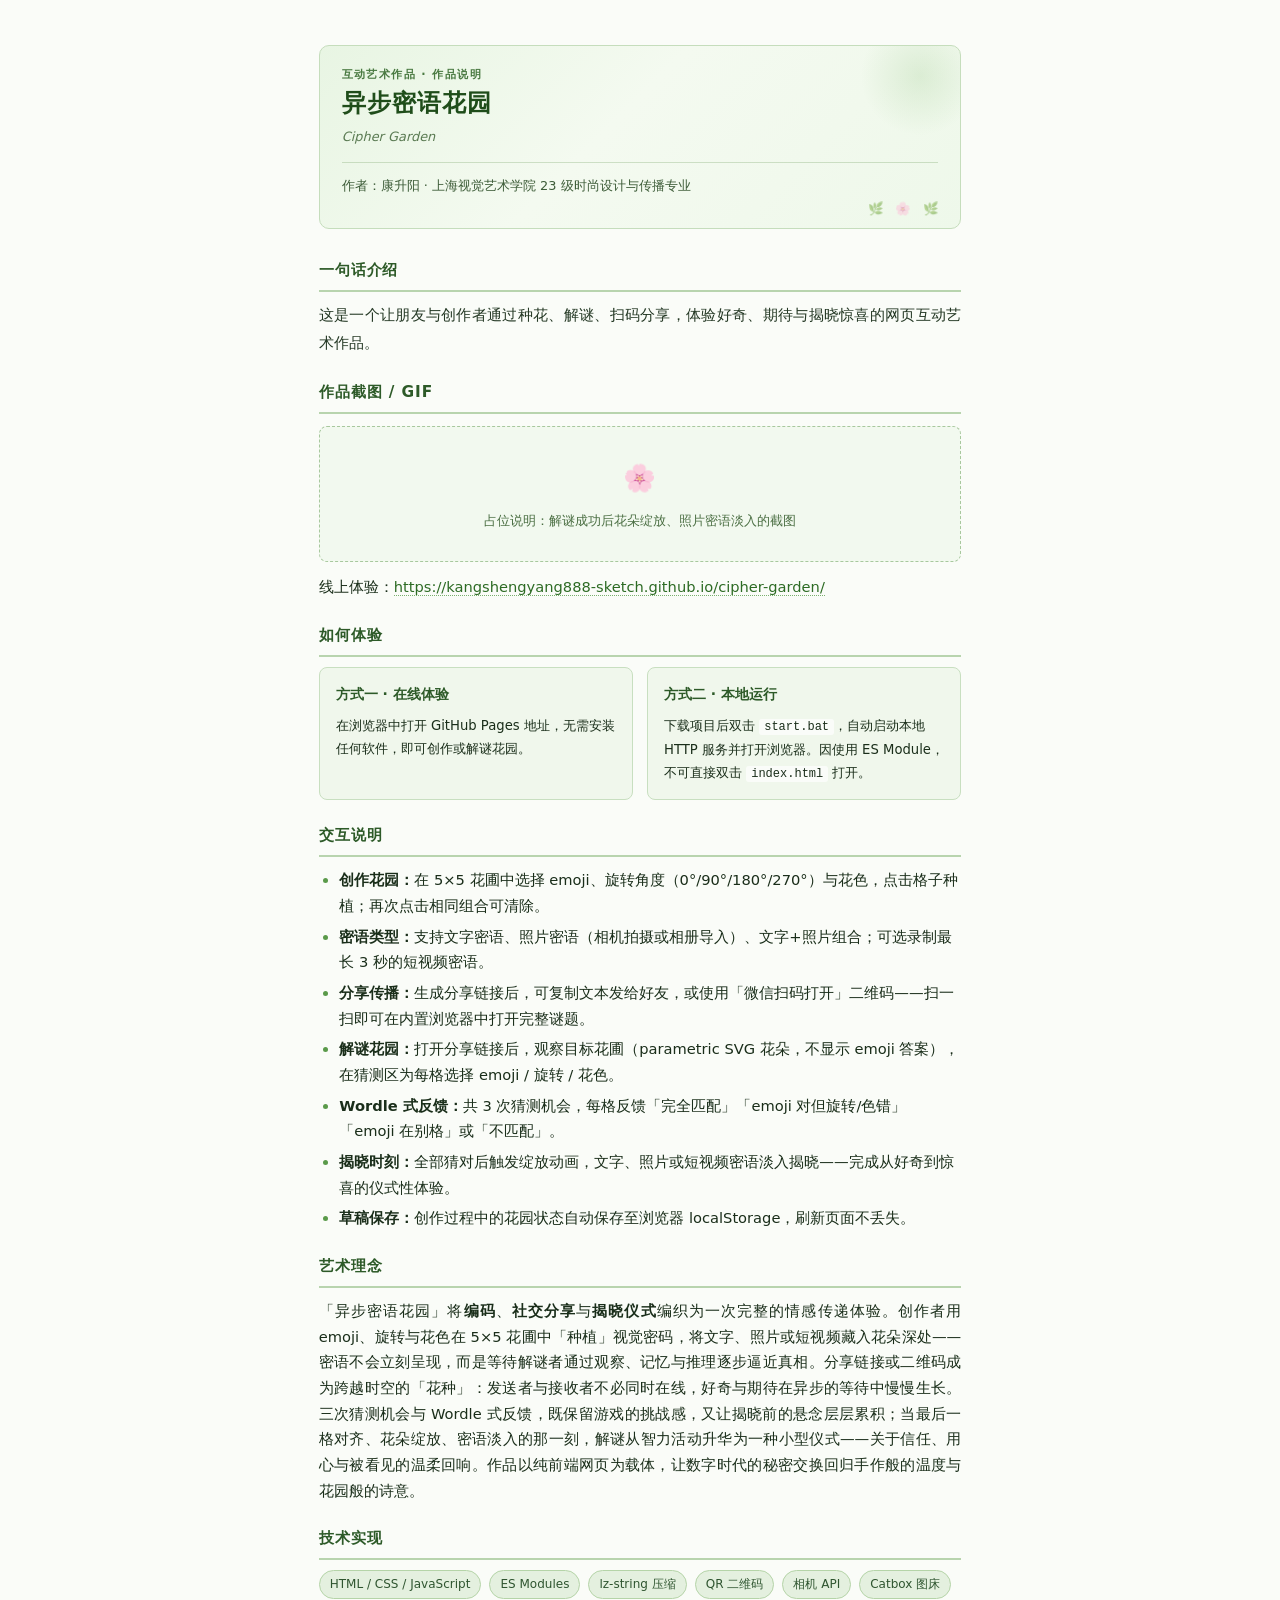
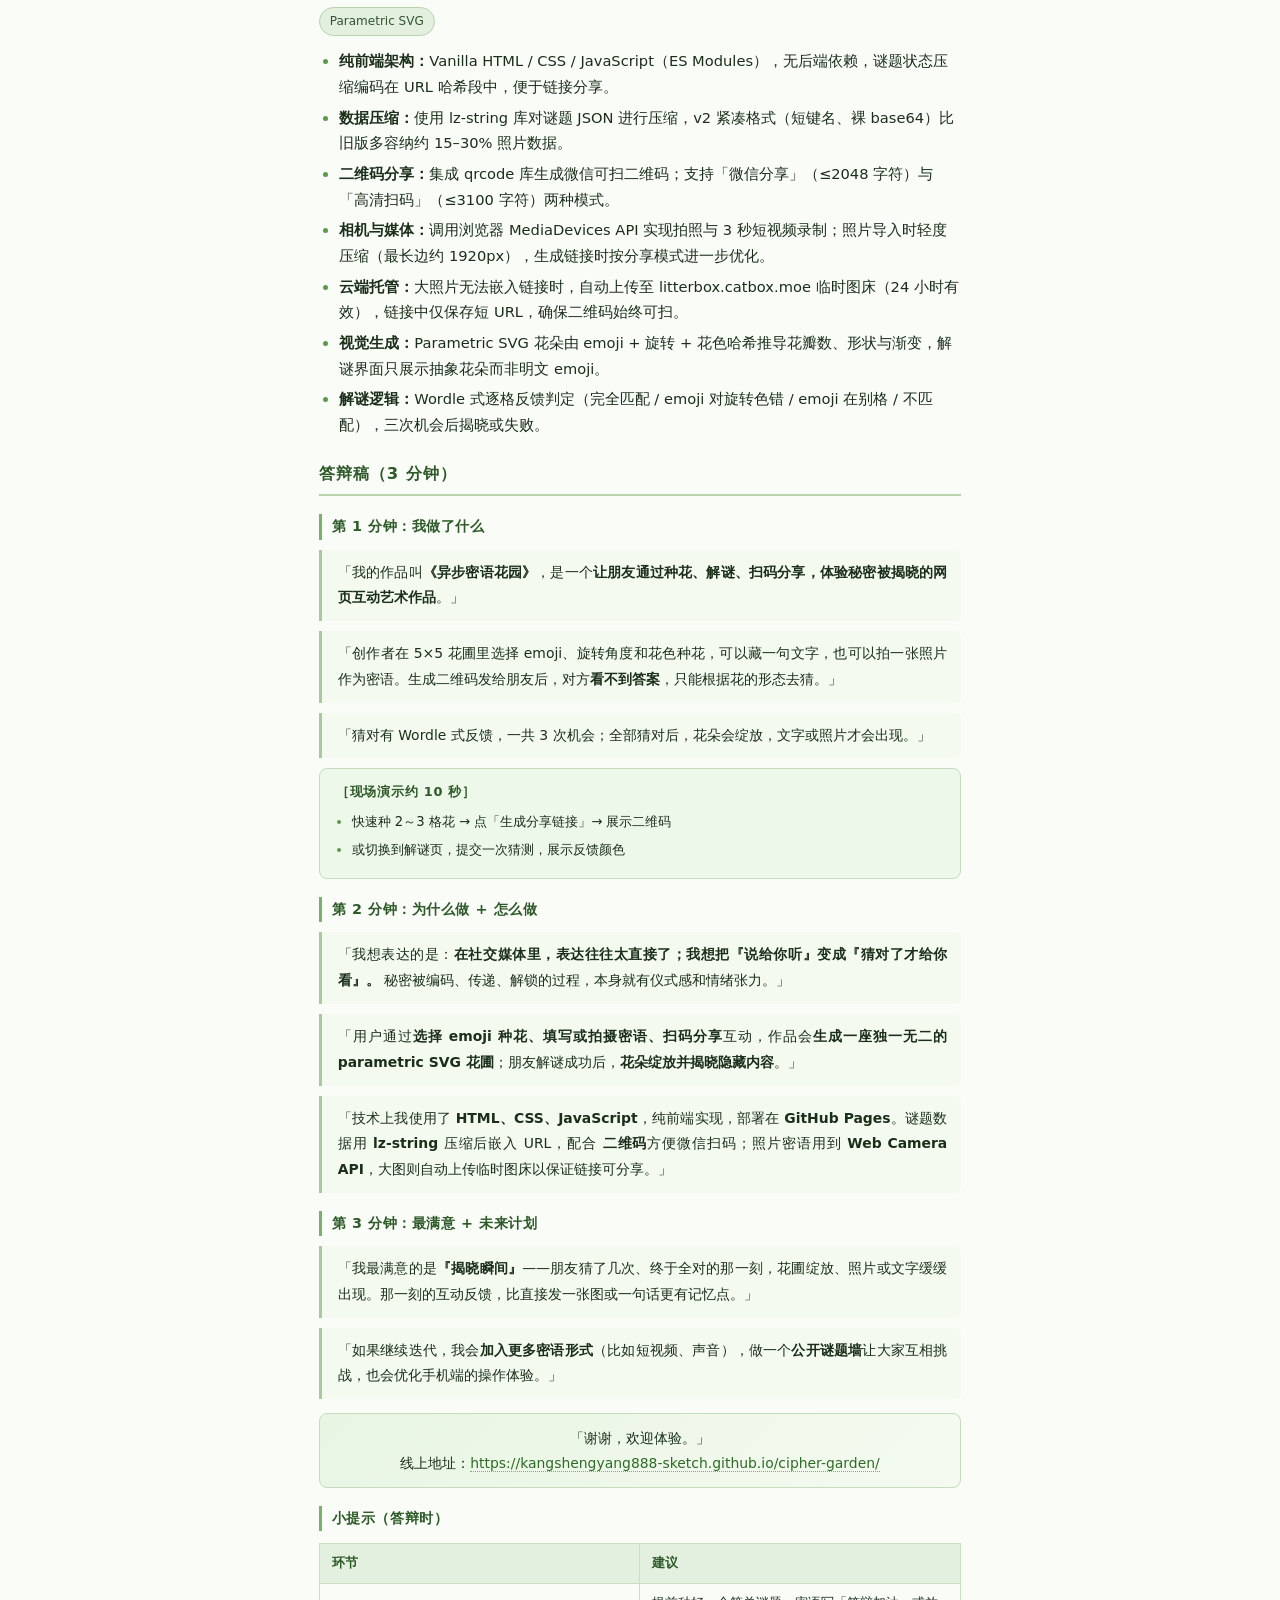
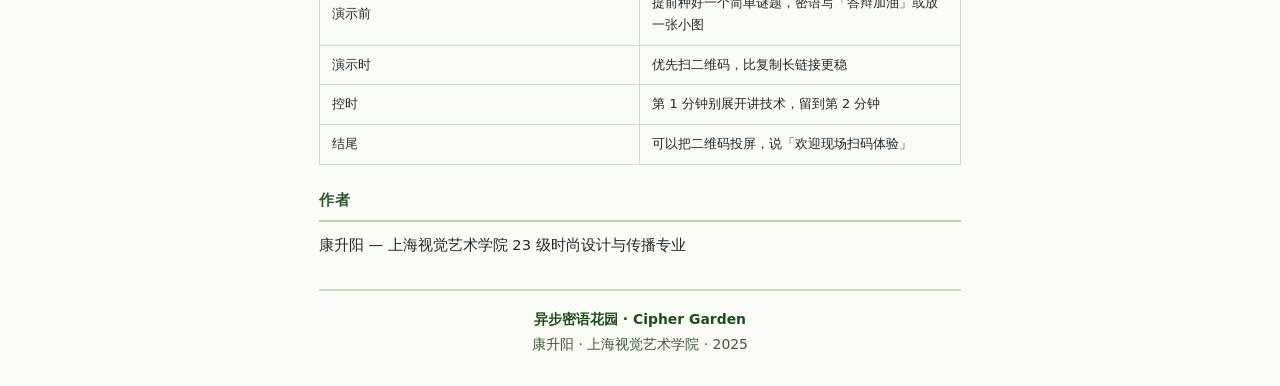
<file: docs/作品说明.html>
<!DOCTYPE html>
<html lang="zh-CN">
<head>
  <meta charset="UTF-8">
  <meta name="viewport" content="width=device-width, initial-scale=1.0">
  <title>异步密语花园 · 作品说明</title>
  <style>
    @page {
      size: A4;
      margin: 22mm 20mm 24mm;
    }

    *, *::before, *::after {
      box-sizing: border-box;
    }

    html {
      font-size: 11pt;
      -webkit-print-color-adjust: exact;
      print-color-adjust: exact;
    }

    body {
      margin: 0;
      padding: 0;
      font-family: system-ui, "PingFang SC", "Microsoft YaHei", "Noto Sans SC", sans-serif;
      color: #1a2e1a;
      line-height: 1.75;
      background: #fafcf8;
    }

    .page {
      max-width: 170mm;
      margin: 0 auto;
      padding: 12mm 0 8mm;
    }

    /* Decorative header */
    .doc-header {
      position: relative;
      padding: 18px 22px 20px;
      margin-bottom: 28px;
      border-radius: 10px;
      background: linear-gradient(135deg, #e8f5e3 0%, #f4faf0 45%, #eef8ea 100%);
      border: 1px solid #c5ddbc;
      overflow: hidden;
    }

    .doc-header::before {
      content: "";
      position: absolute;
      top: -30px;
      right: -20px;
      width: 120px;
      height: 120px;
      border-radius: 50%;
      background: radial-gradient(circle, rgba(120, 180, 100, 0.18) 0%, transparent 70%);
    }

    .doc-header::after {
      content: "🌿 🌸 🌿";
      position: absolute;
      bottom: 8px;
      right: 18px;
      font-size: 0.85rem;
      letter-spacing: 0.3em;
      opacity: 0.45;
    }

    .doc-header .subtitle {
      margin: 0 0 4px;
      font-size: 0.78rem;
      letter-spacing: 0.12em;
      text-transform: uppercase;
      color: #4a7a42;
      font-weight: 600;
    }

    .doc-header h1 {
      margin: 0 0 6px;
      font-size: 1.65rem;
      font-weight: 700;
      color: #1f4d1a;
      letter-spacing: 0.04em;
      line-height: 1.3;
    }

    .doc-header .en-title {
      margin: 0;
      font-size: 0.88rem;
      color: #5a7a52;
      font-style: italic;
    }

    .author-line {
      margin-top: 14px;
      padding-top: 12px;
      border-top: 1px solid rgba(90, 140, 70, 0.25);
      font-size: 0.88rem;
      color: #3d5c38;
    }

    /* Sections */
    section {
      margin-bottom: 22px;
      page-break-inside: avoid;
    }

    h2 {
      margin: 0 0 10px;
      padding-bottom: 6px;
      font-size: 1.05rem;
      font-weight: 700;
      color: #2d5a28;
      border-bottom: 2px solid #b8d4ae;
      letter-spacing: 0.06em;
    }

    p {
      margin: 0 0 10px;
      text-align: justify;
      text-justify: inter-ideograph;
    }

    .lead {
      font-size: 1.02rem;
      color: #243824;
      font-weight: 500;
      line-height: 1.85;
    }

    ul, ol {
      margin: 0 0 10px;
      padding-left: 1.4em;
    }

    li {
      margin-bottom: 5px;
    }

    li::marker {
      color: #5a9a4a;
    }

    .screenshot-placeholder {
      margin: 12px 0;
      padding: 28px 20px;
      text-align: center;
      border: 1.5px dashed #a8c89e;
      border-radius: 8px;
      background: #f2f9ef;
      color: #4a6e42;
      font-size: 0.92rem;
    }

    .screenshot-placeholder .icon {
      display: block;
      font-size: 1.8rem;
      margin-bottom: 8px;
      opacity: 0.7;
    }

    a {
      color: #2d6b24;
      text-decoration: none;
      border-bottom: 1px dotted #7ab06e;
      word-break: break-all;
    }

    .experience-grid {
      display: grid;
      grid-template-columns: 1fr 1fr;
      gap: 14px;
      margin-top: 8px;
    }

    .experience-card {
      padding: 14px 16px;
      border-radius: 8px;
      background: #f0f7ec;
      border: 1px solid #c8dfc0;
    }

    .experience-card h3 {
      margin: 0 0 8px;
      font-size: 0.95rem;
      color: #2d5a28;
    }

    .experience-card p {
      margin: 0;
      font-size: 0.9rem;
      text-align: left;
    }

    .experience-card code {
      font-family: Consolas, "Courier New", monospace;
      font-size: 0.82rem;
      background: rgba(255, 255, 255, 0.7);
      padding: 1px 5px;
      border-radius: 3px;
    }

    .tech-tags {
      display: flex;
      flex-wrap: wrap;
      gap: 8px;
      margin: 10px 0 12px;
    }

    .tech-tag {
      display: inline-block;
      padding: 3px 10px;
      font-size: 0.82rem;
      background: #e4f0df;
      border: 1px solid #b5d4a8;
      border-radius: 999px;
      color: #2f5530;
    }

    .footer-author {
      margin-top: 32px;
      padding-top: 16px;
      border-top: 2px solid #c5ddbc;
      text-align: center;
      font-size: 0.95rem;
      color: #3d5c38;
    }

    .footer-author strong {
      color: #1f4d1a;
    }

    /* Presentation script */
    .script-section {
      page-break-before: always;
    }

    .script-section h2 {
      font-size: 1.12rem;
    }

    .script-section h3 {
      margin: 18px 0 10px;
      padding-left: 10px;
      font-size: 0.98rem;
      font-weight: 700;
      color: #2d5a28;
      border-left: 3px solid #7ab06e;
      letter-spacing: 0.04em;
    }

    .script-quote {
      margin: 0 0 10px;
      padding: 10px 14px 10px 16px;
      border-left: 3px solid #a8c89e;
      border-radius: 0 6px 6px 0;
      background: #f4faf0;
      font-size: 0.95rem;
      line-height: 1.85;
      text-align: justify;
      text-justify: inter-ideograph;
    }

    .script-demo {
      margin: 10px 0 14px;
      padding: 12px 16px;
      border-radius: 8px;
      background: #eef8ea;
      border: 1px solid #c5ddbc;
      font-size: 0.9rem;
    }

    .script-demo strong {
      display: block;
      margin-bottom: 6px;
      color: #2d5a28;
      font-size: 0.88rem;
      letter-spacing: 0.06em;
    }

    .script-demo ul {
      margin: 0;
      padding-left: 1.2em;
    }

    .script-closing {
      margin-top: 14px;
      padding: 12px 16px;
      text-align: center;
      border-radius: 8px;
      background: linear-gradient(135deg, #e8f5e3 0%, #f4faf0 100%);
      border: 1px solid #c5ddbc;
      font-size: 0.95rem;
    }

    .tips-table {
      width: 100%;
      margin: 12px 0 0;
      border-collapse: collapse;
      font-size: 0.88rem;
    }

    .tips-table th,
    .tips-table td {
      padding: 8px 12px;
      text-align: left;
      border: 1px solid #c8dfc0;
    }

    .tips-table th {
      background: #e4f0df;
      color: #2d5a28;
      font-weight: 600;
      width: 22%;
    }

    .tips-table td {
      background: #fafcf8;
    }

    @media print {
      body {
        background: #fff;
      }

      .page {
        padding: 0;
        max-width: none;
      }

      .experience-grid {
        grid-template-columns: 1fr 1fr;
      }
    }
  </style>
</head>
<body>
  <div class="page">
    <header class="doc-header">
      <p class="subtitle">互动艺术作品 · 作品说明</p>
      <h1>异步密语花园</h1>
      <p class="en-title">Cipher Garden</p>
      <p class="author-line">作者：康升阳 · 上海视觉艺术学院 23 级时尚设计与传播专业</p>
    </header>

    <section id="intro">
      <h2>一句话介绍</h2>
      <p class="lead">这是一个让朋友与创作者通过种花、解谜、扫码分享，体验好奇、期待与揭晓惊喜的网页互动艺术作品。</p>
    </section>

    <section id="screenshots">
      <h2>作品截图 / GIF</h2>
      <div class="screenshot-placeholder">
        <span class="icon">🌸</span>
        占位说明：解谜成功后花朵绽放、照片密语淡入的截图
      </div>
      <p>线上体验：<a href="https://kangshengyang888-sketch.github.io/cipher-garden/">https://kangshengyang888-sketch.github.io/cipher-garden/</a></p>
    </section>

    <section id="experience">
      <h2>如何体验</h2>
      <div class="experience-grid">
        <div class="experience-card">
          <h3>方式一 · 在线体验</h3>
          <p>在浏览器中打开 GitHub Pages 地址，无需安装任何软件，即可创作或解谜花园。</p>
        </div>
        <div class="experience-card">
          <h3>方式二 · 本地运行</h3>
          <p>下载项目后双击 <code>start.bat</code>，自动启动本地 HTTP 服务并打开浏览器。因使用 ES Module，不可直接双击 <code>index.html</code> 打开。</p>
        </div>
      </div>
    </section>

    <section id="interaction">
      <h2>交互说明</h2>
      <ul>
        <li><strong>创作花园：</strong>在 5×5 花圃中选择 emoji、旋转角度（0°/90°/180°/270°）与花色，点击格子种植；再次点击相同组合可清除。</li>
        <li><strong>密语类型：</strong>支持文字密语、照片密语（相机拍摄或相册导入）、文字+照片组合；可选录制最长 3 秒的短视频密语。</li>
        <li><strong>分享传播：</strong>生成分享链接后，可复制文本发给好友，或使用「微信扫码打开」二维码——扫一扫即可在内置浏览器中打开完整谜题。</li>
        <li><strong>解谜花园：</strong>打开分享链接后，观察目标花圃（parametric SVG 花朵，不显示 emoji 答案），在猜测区为每格选择 emoji / 旋转 / 花色。</li>
        <li><strong>Wordle 式反馈：</strong>共 3 次猜测机会，每格反馈「完全匹配」「emoji 对但旋转/色错」「emoji 在别格」或「不匹配」。</li>
        <li><strong>揭晓时刻：</strong>全部猜对后触发绽放动画，文字、照片或短视频密语淡入揭晓——完成从好奇到惊喜的仪式性体验。</li>
        <li><strong>草稿保存：</strong>创作过程中的花园状态自动保存至浏览器 localStorage，刷新页面不丢失。</li>
      </ul>
    </section>

    <section id="concept">
      <h2>艺术理念</h2>
      <p>「异步密语花园」将<strong>编码</strong>、<strong>社交分享</strong>与<strong>揭晓仪式</strong>编织为一次完整的情感传递体验。创作者用 emoji、旋转与花色在 5×5 花圃中「种植」视觉密码，将文字、照片或短视频藏入花朵深处——密语不会立刻呈现，而是等待解谜者通过观察、记忆与推理逐步逼近真相。分享链接或二维码成为跨越时空的「花种」：发送者与接收者不必同时在线，好奇与期待在异步的等待中慢慢生长。三次猜测机会与 Wordle 式反馈，既保留游戏的挑战感，又让揭晓前的悬念层层累积；当最后一格对齐、花朵绽放、密语淡入的那一刻，解谜从智力活动升华为一种小型仪式——关于信任、用心与被看见的温柔回响。作品以纯前端网页为载体，让数字时代的秘密交换回归手作般的温度与花园般的诗意。</p>
    </section>

    <section id="tech">
      <h2>技术实现</h2>
      <div class="tech-tags">
        <span class="tech-tag">HTML / CSS / JavaScript</span>
        <span class="tech-tag">ES Modules</span>
        <span class="tech-tag">lz-string 压缩</span>
        <span class="tech-tag">QR 二维码</span>
        <span class="tech-tag">相机 API</span>
        <span class="tech-tag">Catbox 图床</span>
        <span class="tech-tag">Parametric SVG</span>
      </div>
      <ul>
        <li><strong>纯前端架构：</strong>Vanilla HTML / CSS / JavaScript（ES Modules），无后端依赖，谜题状态压缩编码在 URL 哈希段中，便于链接分享。</li>
        <li><strong>数据压缩：</strong>使用 lz-string 库对谜题 JSON 进行压缩，v2 紧凑格式（短键名、裸 base64）比旧版多容纳约 15–30% 照片数据。</li>
        <li><strong>二维码分享：</strong>集成 qrcode 库生成微信可扫二维码；支持「微信分享」（≤2048 字符）与「高清扫码」（≤3100 字符）两种模式。</li>
        <li><strong>相机与媒体：</strong>调用浏览器 MediaDevices API 实现拍照与 3 秒短视频录制；照片导入时轻度压缩（最长边约 1920px），生成链接时按分享模式进一步优化。</li>
        <li><strong>云端托管：</strong>大照片无法嵌入链接时，自动上传至 litterbox.catbox.moe 临时图床（24 小时有效），链接中仅保存短 URL，确保二维码始终可扫。</li>
        <li><strong>视觉生成：</strong>Parametric SVG 花朵由 emoji + 旋转 + 花色哈希推导花瓣数、形状与渐变，解谜界面只展示抽象花朵而非明文 emoji。</li>
        <li><strong>解谜逻辑：</strong>Wordle 式逐格反馈判定（完全匹配 / emoji 对旋转色错 / emoji 在别格 / 不匹配），三次机会后揭晓或失败。</li>
      </ul>
    </section>

    <section id="presentation" class="script-section">
      <h2>答辩稿（3 分钟）</h2>

      <h3>第 1 分钟：我做了什么</h3>
      <p class="script-quote">「我的作品叫<strong>《异步密语花园》</strong>，是一个<strong>让朋友通过种花、解谜、扫码分享，体验秘密被揭晓的网页互动艺术作品</strong>。」</p>
      <p class="script-quote">「创作者在 5×5 花圃里选择 emoji、旋转角度和花色种花，可以藏一句文字，也可以拍一张照片作为密语。生成二维码发给朋友后，对方<strong>看不到答案</strong>，只能根据花的形态去猜。」</p>
      <p class="script-quote">「猜对有 Wordle 式反馈，一共 3 次机会；全部猜对后，花朵会绽放，文字或照片才会出现。」</p>
      <div class="script-demo">
        <strong>［现场演示约 10 秒］</strong>
        <ul>
          <li>快速种 2～3 格花 → 点「生成分享链接」→ 展示二维码</li>
          <li>或切换到解谜页，提交一次猜测，展示反馈颜色</li>
        </ul>
      </div>

      <h3>第 2 分钟：为什么做 + 怎么做</h3>
      <p class="script-quote">「我想表达的是：<strong>在社交媒体里，表达往往太直接了；我想把『说给你听』变成『猜对了才给你看』。</strong> 秘密被编码、传递、解锁的过程，本身就有仪式感和情绪张力。」</p>
      <p class="script-quote">「用户通过<strong>选择 emoji 种花、填写或拍摄密语、扫码分享</strong>互动，作品会<strong>生成一座独一无二的 parametric SVG 花圃</strong>；朋友解谜成功后，<strong>花朵绽放并揭晓隐藏内容</strong>。」</p>
      <p class="script-quote">「技术上我使用了 <strong>HTML、CSS、JavaScript</strong>，纯前端实现，部署在 <strong>GitHub Pages</strong>。谜题数据用 <strong>lz-string</strong> 压缩后嵌入 URL，配合 <strong>二维码</strong>方便微信扫码；照片密语用到 <strong>Web Camera API</strong>，大图则自动上传临时图床以保证链接可分享。」</p>

      <h3>第 3 分钟：最满意 + 未来计划</h3>
      <p class="script-quote">「我最满意的是<strong>『揭晓瞬间』</strong>——朋友猜了几次、终于全对的那一刻，花圃绽放、照片或文字缓缓出现。那一刻的互动反馈，比直接发一张图或一句话更有记忆点。」</p>
      <p class="script-quote">「如果继续迭代，我会<strong>加入更多密语形式</strong>（比如短视频、声音），做一个<strong>公开谜题墙</strong>让大家互相挑战，也会优化手机端的操作体验。」</p>
      <div class="script-closing">
        「谢谢，欢迎体验。」<br>
        线上地址：<a href="https://kangshengyang888-sketch.github.io/cipher-garden/">https://kangshengyang888-sketch.github.io/cipher-garden/</a>
      </div>

      <h3>小提示（答辩时）</h3>
      <table class="tips-table">
        <thead>
          <tr>
            <th>环节</th>
            <th>建议</th>
          </tr>
        </thead>
        <tbody>
          <tr>
            <td>演示前</td>
            <td>提前种好一个简单谜题，密语写「答辩加油」或放一张小图</td>
          </tr>
          <tr>
            <td>演示时</td>
            <td>优先扫二维码，比复制长链接更稳</td>
          </tr>
          <tr>
            <td>控时</td>
            <td>第 1 分钟别展开讲技术，留到第 2 分钟</td>
          </tr>
          <tr>
            <td>结尾</td>
            <td>可以把二维码投屏，说「欢迎现场扫码体验」</td>
          </tr>
        </tbody>
      </table>
    </section>

    <section id="author">
      <h2>作者</h2>
      <p>康升阳 — 上海视觉艺术学院 23 级时尚设计与传播专业</p>
    </section>

    <footer class="footer-author">
      <strong>异步密语花园 · Cipher Garden</strong><br>
      康升阳 · 上海视觉艺术学院 · 2025
    </footer>
  </div>
</body>
</html>
</file>
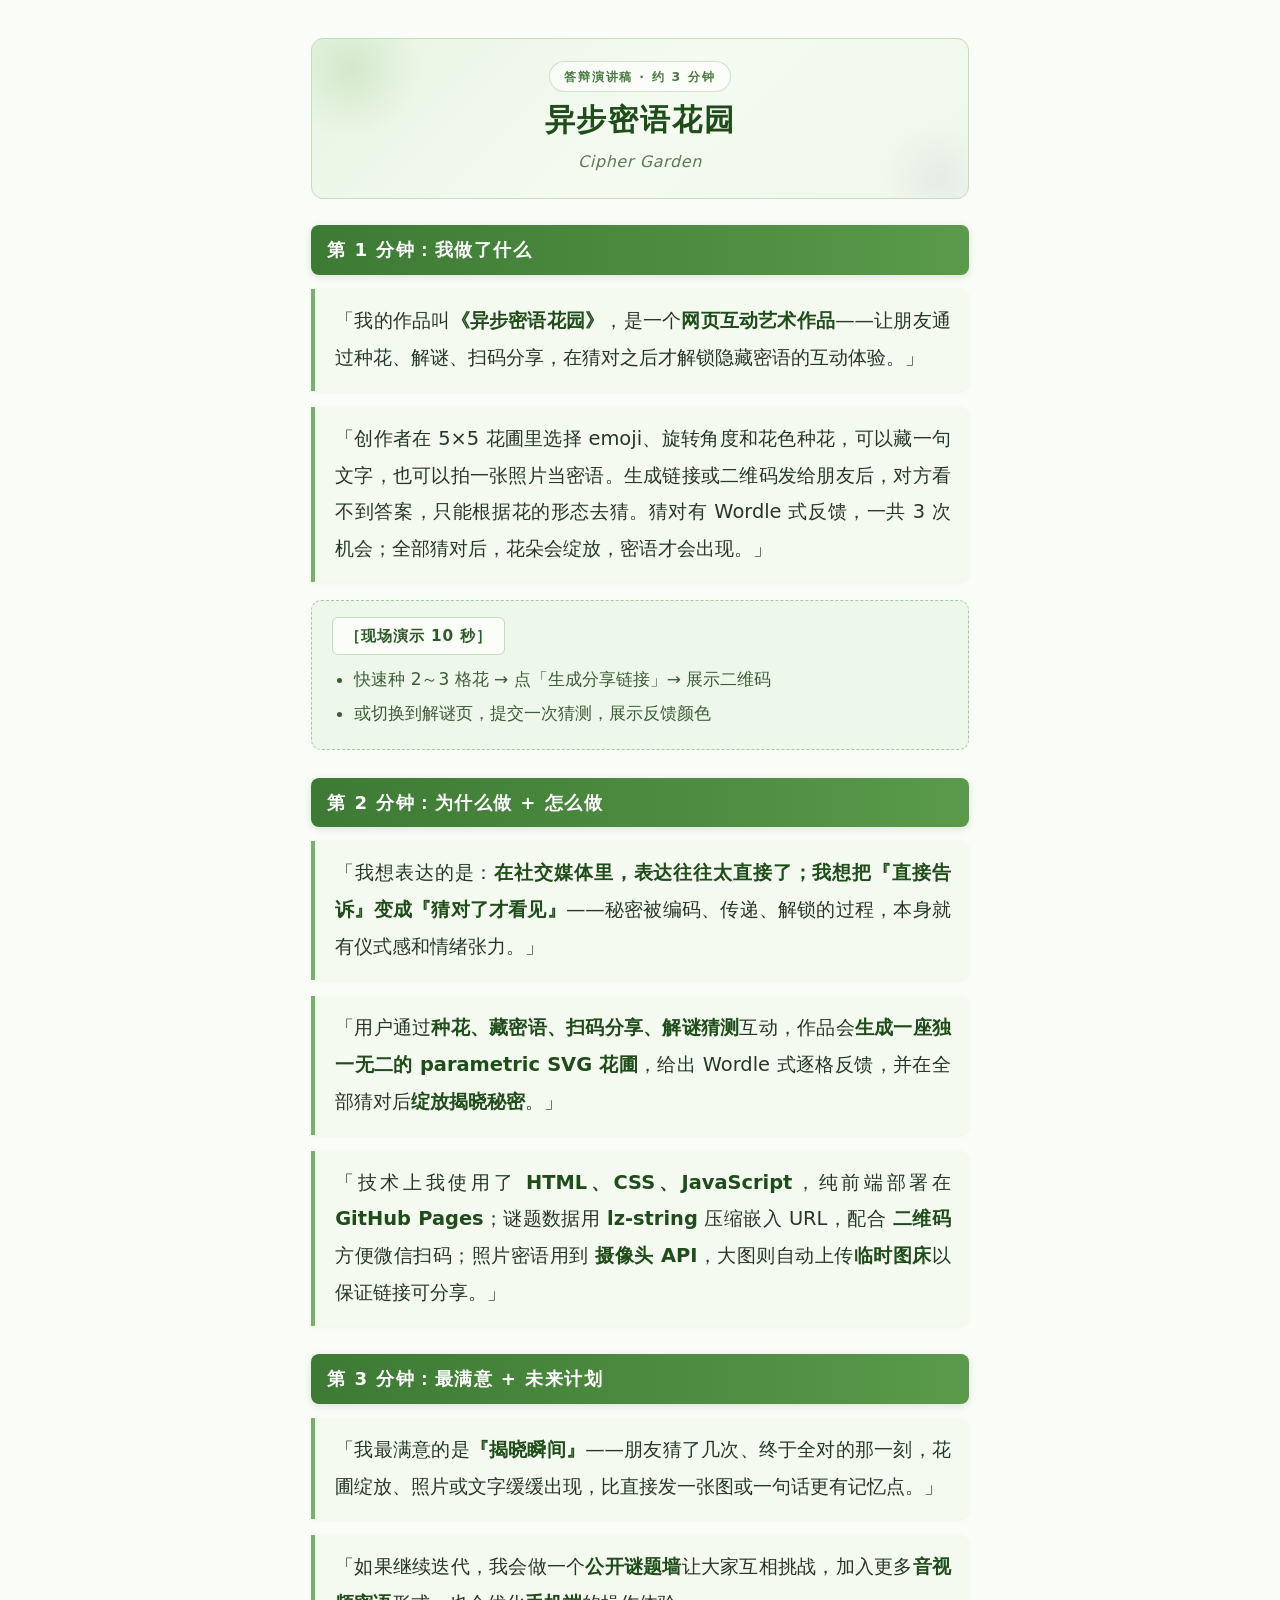
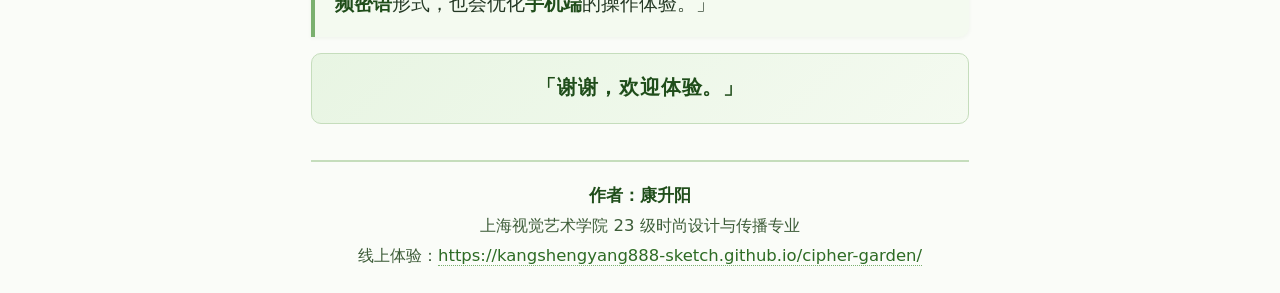
<file: docs/答辩演讲稿.html>
<!DOCTYPE html>
<html lang="zh-CN">
<head>
  <meta charset="UTF-8">
  <meta name="viewport" content="width=device-width, initial-scale=1.0">
  <title>异步密语花园 · 答辩演讲稿</title>
  <style>
    @page {
      size: A4;
      margin: 20mm 18mm 22mm;
    }

    *, *::before, *::after {
      box-sizing: border-box;
    }

    html {
      font-size: 13pt;
      -webkit-print-color-adjust: exact;
      print-color-adjust: exact;
    }

    body {
      margin: 0;
      padding: 0;
      font-family: "PingFang SC", "Microsoft YaHei", "Noto Sans SC", system-ui, sans-serif;
      color: #1a2e1a;
      line-height: 1.85;
      background: #fafcf8;
    }

    .page {
      max-width: 174mm;
      margin: 0 auto;
      padding: 10mm 0 6mm;
    }

    .doc-header {
      position: relative;
      padding: 20px 24px 22px;
      margin-bottom: 26px;
      border-radius: 12px;
      background: linear-gradient(135deg, #e8f5e3 0%, #f4faf0 50%, #eef8ea 100%);
      border: 1px solid #c5ddbc;
      overflow: hidden;
      text-align: center;
    }

    .doc-header::before {
      content: "";
      position: absolute;
      top: -40px;
      left: -30px;
      width: 140px;
      height: 140px;
      border-radius: 50%;
      background: radial-gradient(circle, rgba(120, 180, 100, 0.2) 0%, transparent 70%);
    }

    .doc-header::after {
      content: "";
      position: absolute;
      bottom: -35px;
      right: -25px;
      width: 110px;
      height: 110px;
      border-radius: 50%;
      background: radial-gradient(circle, rgba(180, 140, 200, 0.12) 0%, transparent 70%);
    }

    .doc-header .badge {
      display: inline-block;
      margin: 0 0 8px;
      padding: 3px 14px;
      font-size: 0.72rem;
      letter-spacing: 0.14em;
      color: #4a7a42;
      font-weight: 600;
      background: rgba(255, 255, 255, 0.55);
      border-radius: 999px;
      border: 1px solid rgba(90, 140, 70, 0.25);
    }

    .doc-header h1 {
      position: relative;
      margin: 0 0 6px;
      font-size: 1.75rem;
      font-weight: 700;
      color: #1f4d1a;
      letter-spacing: 0.06em;
      line-height: 1.35;
    }

    .doc-header .en-title {
      position: relative;
      margin: 0;
      font-size: 0.92rem;
      color: #5a7a52;
      font-style: italic;
      letter-spacing: 0.04em;
    }

    .minute-block {
      margin-bottom: 28px;
      page-break-inside: avoid;
    }

    .minute-label {
      margin: 0 0 14px;
      padding: 8px 16px;
      font-size: 1.05rem;
      font-weight: 700;
      color: #fff;
      letter-spacing: 0.08em;
      background: linear-gradient(90deg, #3d7a34 0%, #5a9a4a 100%);
      border-radius: 8px;
      box-shadow: 0 2px 8px rgba(45, 90, 40, 0.15);
    }

    .speech-line {
      margin: 0 0 16px;
      padding: 14px 18px 14px 20px;
      font-size: 1.12rem;
      font-weight: 500;
      line-height: 1.9;
      text-align: justify;
      text-justify: inter-ideograph;
      color: #243824;
      background: #f4faf0;
      border-left: 4px solid #7ab06e;
      border-radius: 0 10px 10px 0;
      box-shadow: 0 1px 4px rgba(45, 90, 40, 0.06);
    }

    .speech-line strong {
      color: #1f4d1a;
      font-weight: 700;
    }

    .demo-block {
      margin: 18px 0 6px;
      padding: 16px 20px;
      border-radius: 10px;
      background: #eef8ea;
      border: 1.5px dashed #a8c89e;
    }

    .demo-block .demo-tag {
      display: inline-block;
      margin-bottom: 10px;
      padding: 4px 12px;
      font-size: 0.88rem;
      font-weight: 700;
      letter-spacing: 0.06em;
      color: #2d5a28;
      background: rgba(255, 255, 255, 0.7);
      border-radius: 6px;
      border: 1px solid #c5ddbc;
    }

    .demo-block ul {
      margin: 0;
      padding-left: 1.3em;
      font-size: 0.98rem;
      color: #3d5c38;
      line-height: 1.75;
    }

    .demo-block li {
      margin-bottom: 4px;
    }

    .closing-line {
      margin-top: 8px;
      padding: 16px 20px;
      text-align: center;
      font-size: 1.15rem;
      font-weight: 600;
      color: #1f4d1a;
      letter-spacing: 0.04em;
      background: linear-gradient(135deg, #e8f5e3 0%, #f4faf0 100%);
      border: 1px solid #c5ddbc;
      border-radius: 10px;
    }

    .footer-meta {
      margin-top: 36px;
      padding-top: 18px;
      border-top: 2px solid #c5ddbc;
      text-align: center;
      font-size: 0.95rem;
      color: #3d5c38;
      line-height: 1.8;
    }

    .footer-meta strong {
      color: #1f4d1a;
      font-size: 1rem;
    }

    .footer-meta a {
      color: #2d6b24;
      text-decoration: none;
      border-bottom: 1px dotted #7ab06e;
      word-break: break-all;
    }

    @media print {
      body {
        background: #fff;
      }

      .page {
        padding: 0;
        max-width: none;
      }

      .minute-label {
        box-shadow: none;
      }

      .speech-line {
        box-shadow: none;
      }
    }
  </style>
</head>
<body>
  <div class="page">
    <header class="doc-header">
      <p class="badge">答辩演讲稿 · 约 3 分钟</p>
      <h1>异步密语花园</h1>
      <p class="en-title">Cipher Garden</p>
    </header>

    <section class="minute-block">
      <p class="minute-label">第 1 分钟：我做了什么</p>
      <p class="speech-line">「我的作品叫<strong>《异步密语花园》</strong>，是一个<strong>网页互动艺术作品</strong>——让朋友通过种花、解谜、扫码分享，在猜对之后才解锁隐藏密语的互动体验。」</p>
      <p class="speech-line">「创作者在 5×5 花圃里选择 emoji、旋转角度和花色种花，可以藏一句文字，也可以拍一张照片当密语。生成链接或二维码发给朋友后，对方看不到答案，只能根据花的形态去猜。猜对有 Wordle 式反馈，一共 3 次机会；全部猜对后，花朵会绽放，密语才会出现。」</p>
      <div class="demo-block">
        <span class="demo-tag">［现场演示 10 秒］</span>
        <ul>
          <li>快速种 2～3 格花 → 点「生成分享链接」→ 展示二维码</li>
          <li>或切换到解谜页，提交一次猜测，展示反馈颜色</li>
        </ul>
      </div>
    </section>

    <section class="minute-block">
      <p class="minute-label">第 2 分钟：为什么做 + 怎么做</p>
      <p class="speech-line">「我想表达的是：<strong>在社交媒体里，表达往往太直接了；我想把『直接告诉』变成『猜对了才看见』</strong>——秘密被编码、传递、解锁的过程，本身就有仪式感和情绪张力。」</p>
      <p class="speech-line">「用户通过<strong>种花、藏密语、扫码分享、解谜猜测</strong>互动，作品会<strong>生成一座独一无二的 parametric SVG 花圃</strong>，给出 Wordle 式逐格反馈，并在全部猜对后<strong>绽放揭晓秘密</strong>。」</p>
      <p class="speech-line">「技术上我使用了 <strong>HTML、CSS、JavaScript</strong>，纯前端部署在 <strong>GitHub Pages</strong>；谜题数据用 <strong>lz-string</strong> 压缩嵌入 URL，配合 <strong>二维码</strong>方便微信扫码；照片密语用到 <strong>摄像头 API</strong>，大图则自动上传<strong>临时图床</strong>以保证链接可分享。」</p>
    </section>

    <section class="minute-block">
      <p class="minute-label">第 3 分钟：最满意 + 未来计划</p>
      <p class="speech-line">「我最满意的是<strong>『揭晓瞬间』</strong>——朋友猜了几次、终于全对的那一刻，花圃绽放、照片或文字缓缓出现，比直接发一张图或一句话更有记忆点。」</p>
      <p class="speech-line">「如果继续迭代，我会做一个<strong>公开谜题墙</strong>让大家互相挑战，加入更多<strong>音视频密语</strong>形式，也会优化<strong>手机端</strong>的操作体验。」</p>
      <p class="closing-line">「谢谢，欢迎体验。」</p>
    </section>

    <footer class="footer-meta">
      <strong>作者：康升阳</strong><br>
      上海视觉艺术学院 23 级时尚设计与传播专业<br>
      线上体验：<a href="https://kangshengyang888-sketch.github.io/cipher-garden/">https://kangshengyang888-sketch.github.io/cipher-garden/</a>
    </footer>
  </div>
</body>
</html>
</file>
